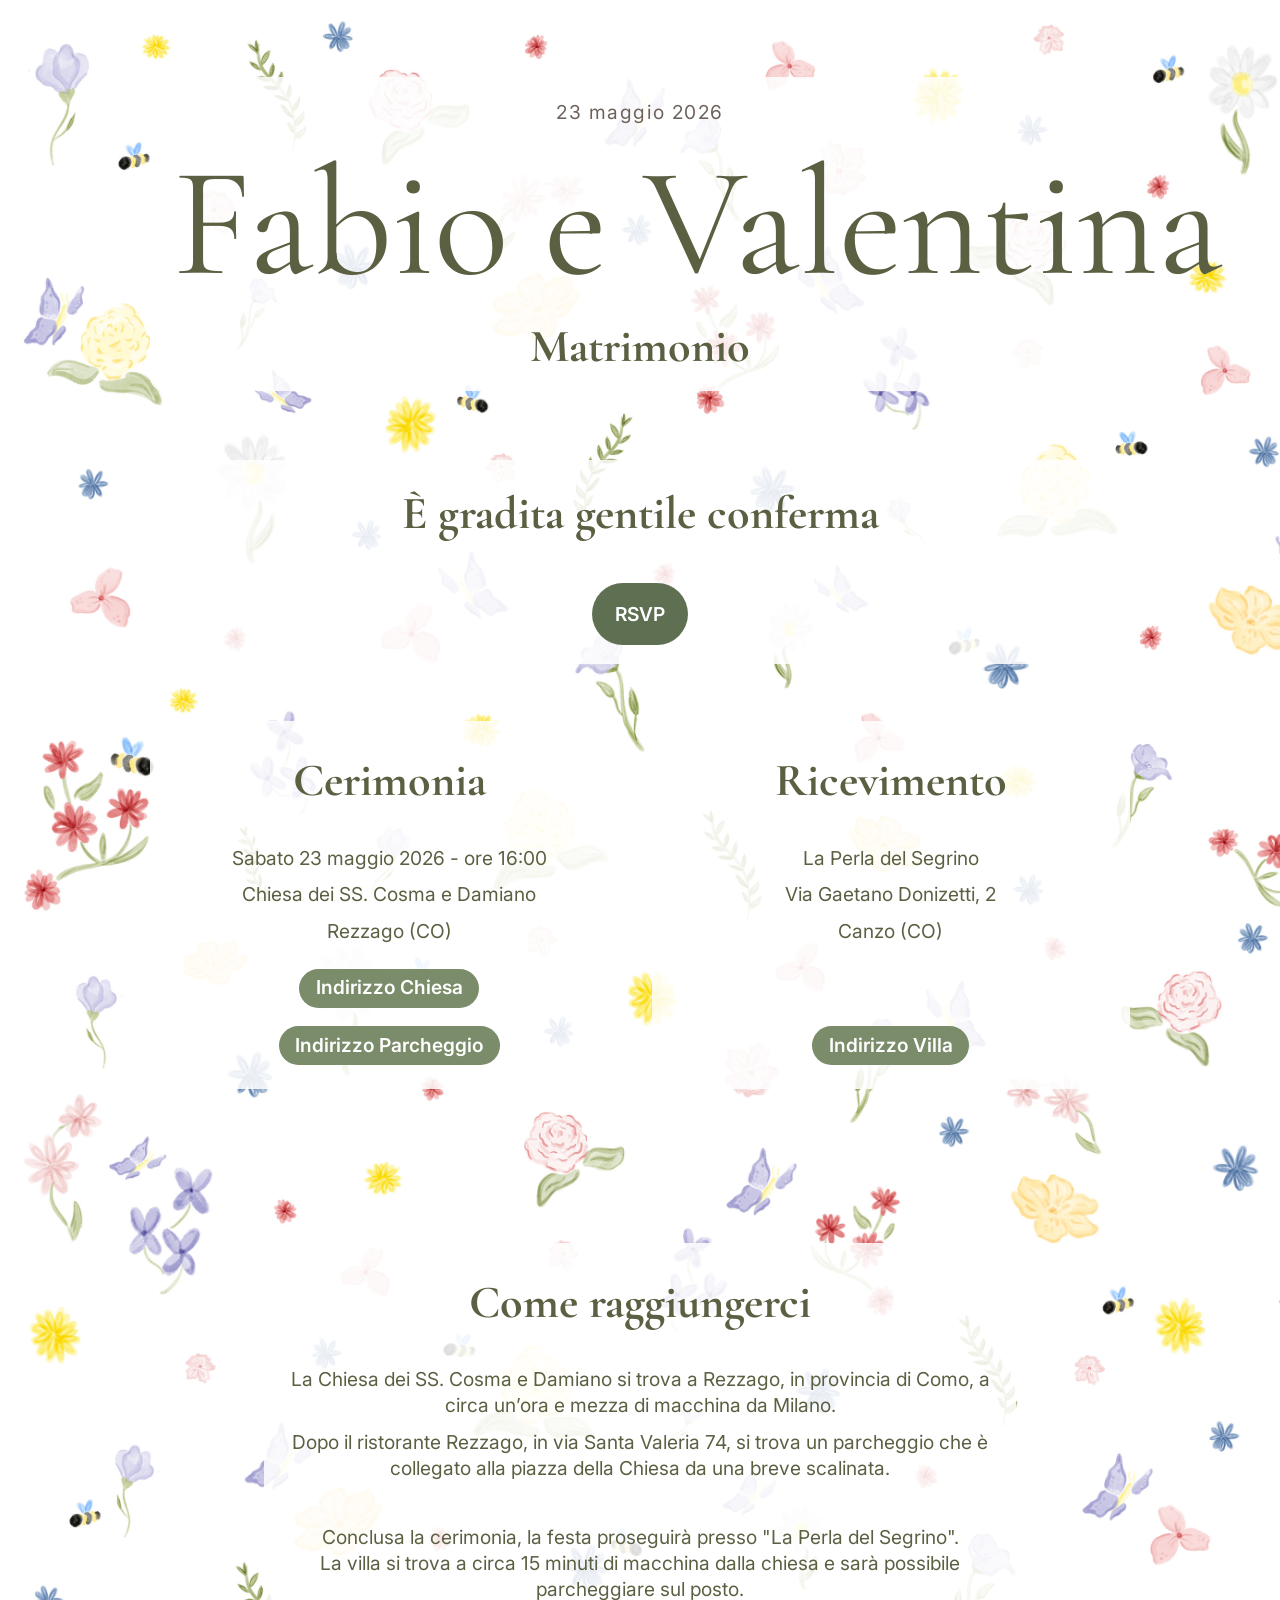
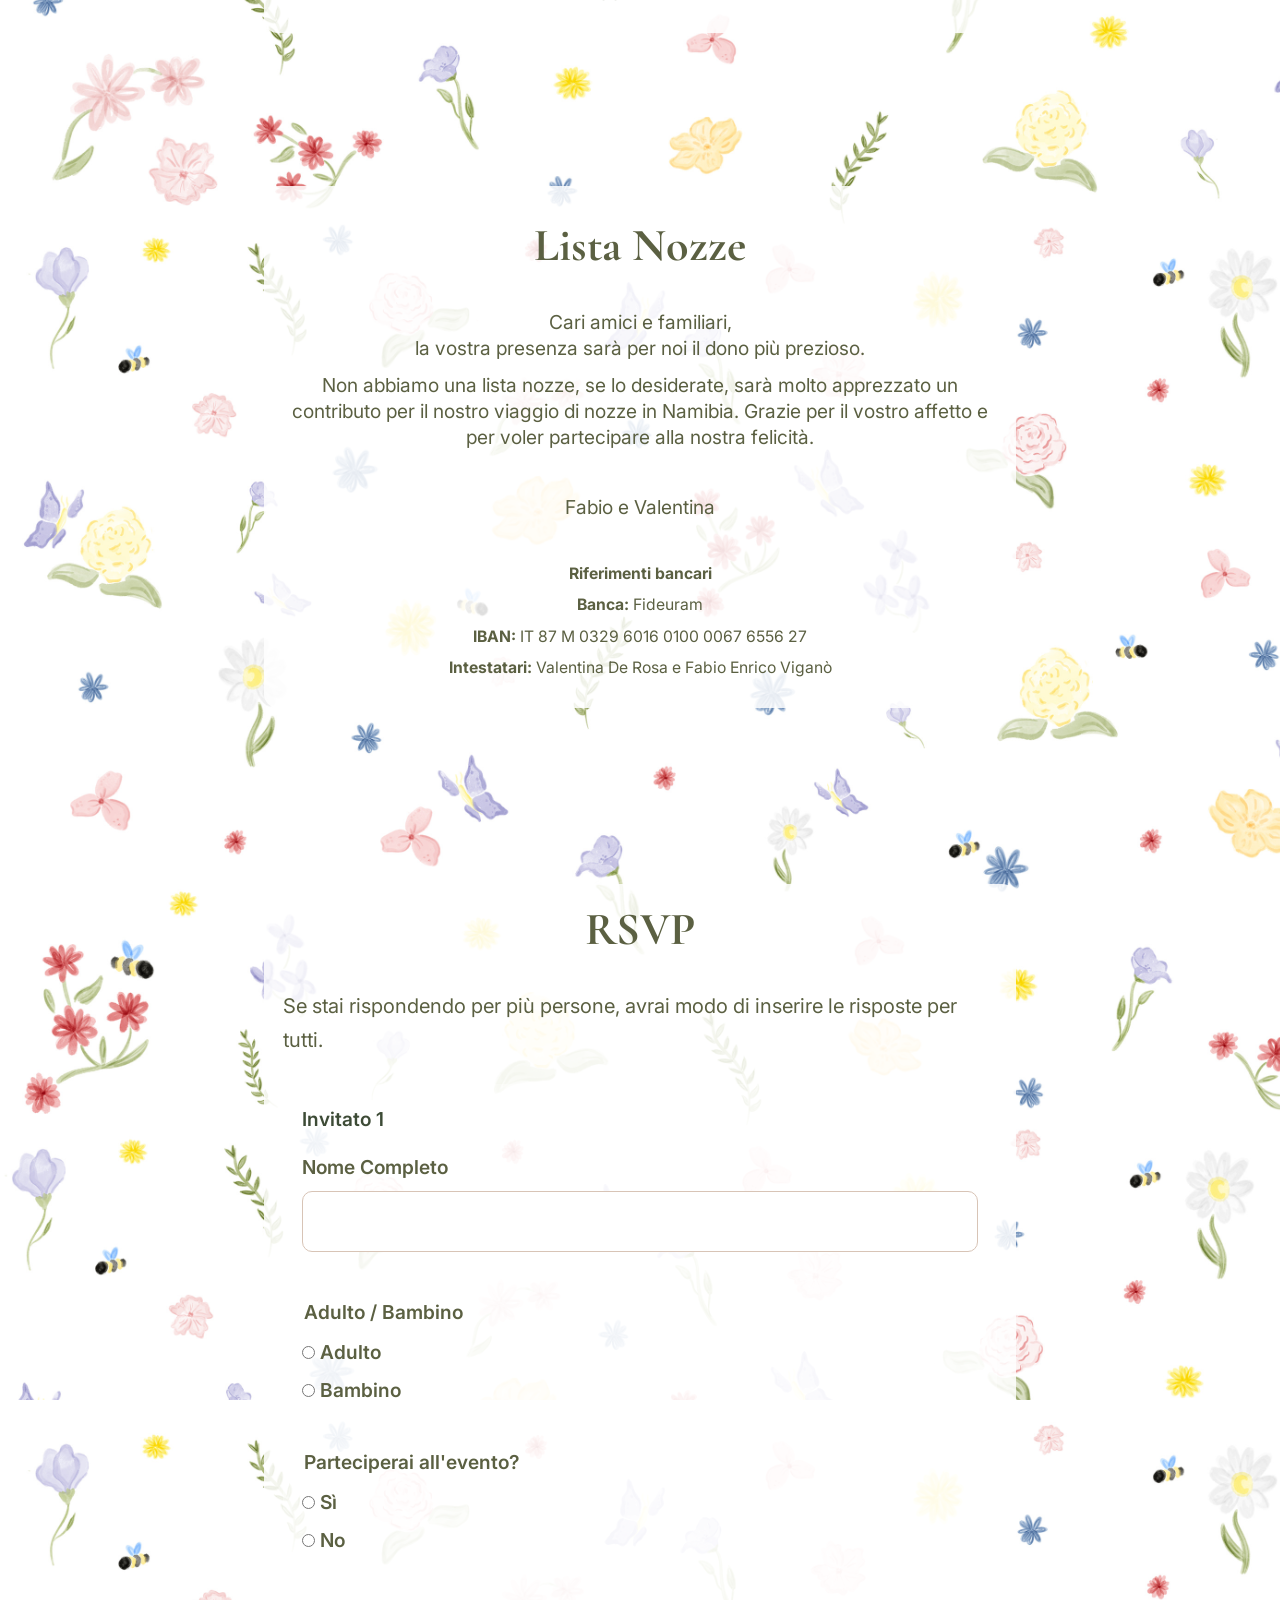
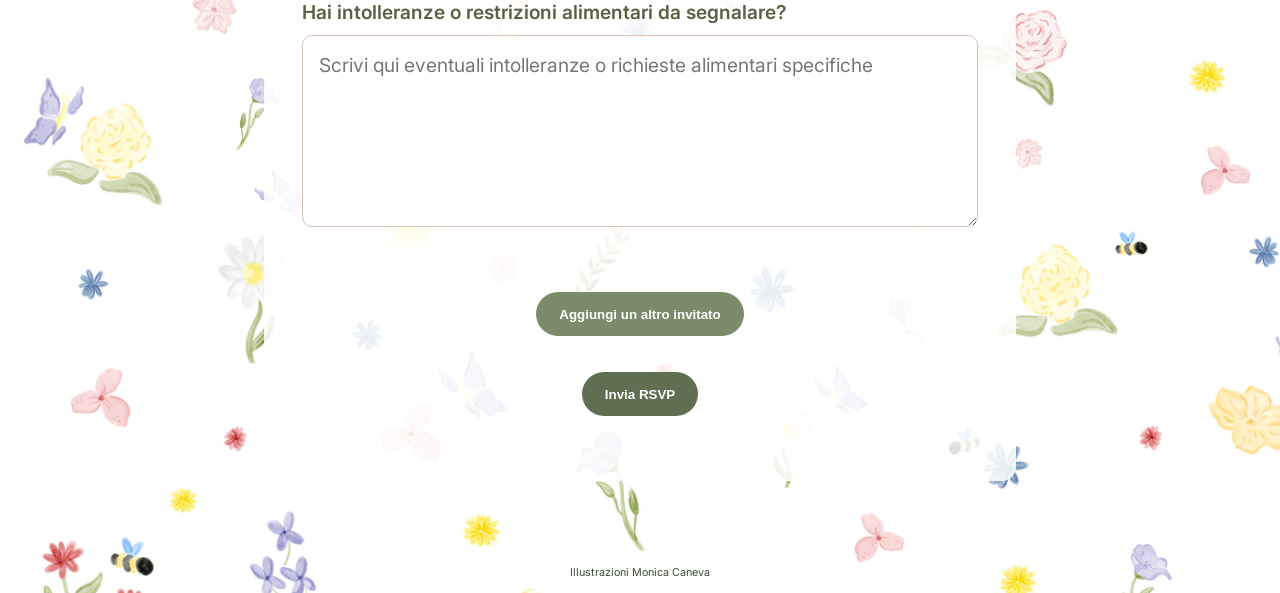
<file: index.html>
<!doctype html>
<html lang="it">
  <head>
    <meta charset="UTF-8" />
    <meta name="viewport" content="width=device-width, initial-scale=1.0" />
    <meta name="format-detection" content="telephone=no" />
    <meta
      name="description"
      content="Landing page matrimonio di Fabio e Valentina con dettagli evento e RSVP."
    />
    <title>Fabio & Valentina | Matrimonio</title>
    <link rel="preconnect" href="https://fonts.googleapis.com" />
    <link rel="preconnect" href="https://fonts.gstatic.com" crossorigin />
    <link
      href="https://fonts.googleapis.com/css2?family=Cormorant+Garamond:wght@600;700&family=Inter:wght@400;500;600&display=swap"
      rel="stylesheet"
    />
    <link rel="stylesheet" href="css/style.css" />
  </head>
  <body>
    <main class="page" id="home">
      <section class="hero">
        <div class="content">
          <p class="date">23 maggio 2026</p>
          <p class="couple-name">Fabio e Valentina</p>
          <h2 class="hero-subtitle">Matrimonio</h2>
        </div>
      </section>

      <section class="rsvp home-rsvp-callout" id="rsvp">
        <div class="content">
          <h2>È gradita gentile conferma</h2>
          <a class="button" href="#rsvp-form-section">RSVP</a>
        </div>
      </section>

      <section class="details home-details">
        <div class="grid">
          <article class="card ceremony-card">
            <h2>Cerimonia</h2>
            <p class="ceremony-datetime">Sabato 23 maggio 2026 - ore 16:00</p>
            <p>Chiesa dei SS. Cosma e Damiano</p>
            <p>Rezzago (CO)</p>
            <div class="ceremony-links">
              <a href="https://maps.app.goo.gl/ZwgJhDwqapx5LQtx8" target="_blank" rel="noopener noreferrer">Indirizzo Chiesa</a>
              <a href="https://maps.app.goo.gl/cmECuBKohiMQBJNw7" target="_blank" rel="noopener noreferrer">Indirizzo Parcheggio</a>
            </div>
          </article>
          <article class="card reception-card">
            <h2>Ricevimento</h2>
            <p>La Perla del Segrino</p>
            <p>Via Gaetano Donizetti, 2</p>
            <p>Canzo (CO)</p>
            <div class="reception-links">
              <a href="https://maps.app.goo.gl/N8F8pr9XFEt7oXZA9" target="_blank" rel="noopener noreferrer">Indirizzo Villa</a>
            </div>
          </article>
        </div>
      </section>

      <section class="details">
        <div class="content">
          <article class="card reception-card">
            <h2>Come raggiungerci</h2>
            <p>
              La Chiesa dei SS. Cosma e Damiano si trova a Rezzago, in provincia di Como, a circa un’ora e mezza di macchina da Milano.
            </p>
            <p>
              Dopo il ristorante Rezzago, in via Santa Valeria 74, si trova un parcheggio che è collegato alla piazza della Chiesa da una breve scalinata.
            </p>
            <p class="route-gap">
              Conclusa la cerimonia, la festa proseguirà presso <span style="white-space:nowrap">"La Perla del Segrino"</span>. <br>
              La villa si trova a circa 15 minuti di macchina dalla chiesa e sarà possibile parcheggiare sul posto.
            </p>
          </article>
        </div>
      </section>

      <section class="details">
        <div class="content">
          <article class="card reception-card">
            <h2>Lista Nozze</h2>
            <p>
              Cari amici e familiari,<br />
              la vostra presenza sarà per noi il dono più prezioso.
            </p>
            <p>
              Non abbiamo una lista nozze, se lo desiderate, sarà molto apprezzato un contributo per il nostro viaggio di nozze in Namibia.
              Grazie per il vostro affetto e per voler partecipare alla nostra felicità.
            </p>
            <p class="route-gap">Fabio e Valentina</p>
            <p class="route-gap banking-ref"><strong>Riferimenti bancari</strong></p>
            <p class="banking-ref"><strong>Banca:</strong> Fideuram</p>
            <p class="banking-ref"><strong>IBAN:</strong> IT 87 M 0329 6016 0100 0067 6556 27</p>
            <p class="banking-ref"><strong>Intestatari:</strong> Valentina De Rosa e Fabio Enrico Viganò</p>
          </article>
        </div>
      </section>

      <section class="rsvp" id="rsvp-form-section">
        <div class="content">
          <form class="question-box rsvp-form" id="rsvp-form" action="#" method="post">
            <h2>RSVP</h2>
            <p class="intro">
              Se stai rispondendo per più persone,
              <span class="mobile-break-intro">avrai modo di inserire le risposte per tutti.</span>
            </p>
            <div id="guest-list" class="guest-list">
              <section class="guest-block" data-guest-index="1">
                <p class="guest-title">Invitato 1</p>

                <label for="nome-completo-1">Nome Completo</label>
                <input id="nome-completo-1" name="guests[0][nome-completo]" type="text" required />

                <fieldset class="choice-group">
                  <legend>Adulto / Bambino</legend>
                  <label class="choice-option" for="adulto-1">
                    <input id="adulto-1" name="guests[0][fascia-ospite]" type="radio" value="adulto" />
                    <span>Adulto</span>
                  </label>
                  <label class="choice-option" for="bambino-1">
                    <input id="bambino-1" name="guests[0][fascia-ospite]" type="radio" value="bambino" />
                    <span>Bambino</span>
                  </label>
                </fieldset>

                <fieldset class="choice-group">
                  <legend>Parteciperai all'evento?</legend>
                  <label class="choice-option" for="partecipa-si-1">
                    <input id="partecipa-si-1" name="guests[0][parteciperai]" type="radio" value="si" />
                    <span>Sì</span>
                  </label>
                  <label class="choice-option" for="partecipa-no-1">
                    <input id="partecipa-no-1" name="guests[0][parteciperai]" type="radio" value="no" />
                    <span>No</span>
                  </label>
                </fieldset>

                <label for="intolleranze-1">Hai intolleranze o restrizioni alimentari da segnalare?</label>
                <textarea
                  id="intolleranze-1"
                  name="guests[0][intolleranze]"
                  rows="5"
                  placeholder="Scrivi qui eventuali intolleranze o richieste alimentari specifiche"
                ></textarea>
              </section>
            </div>

            <button class="button button-secondary" id="add-guest-button" type="button">Aggiungi un altro invitato</button>
            <button class="button" type="submit">Invia RSVP</button>
            <p id="rsvp-status" class="form-status" aria-live="polite"></p>

            <div id="rsvp-success" class="success-box" role="status" aria-live="polite" hidden>
              <p class="success-text">RSVP inviato. Grazie!</p>
              <a class="button" href="index.html">Ritorna alla home</a>
            </div>
          </form>
        </div>
      </section>

      <footer class="site-footer">
        <p>
          <a href="https://www.monicanevacv.com" target="_blank" rel="noopener noreferrer">Illustrazioni Monica Caneva</a>
        </p>
      </footer>
    </main>
    <script>
      window.RSVP_ENDPOINT = "https://script.google.com/macros/s/AKfycbzjMvijUjiq8rRu9kfEBf66U6Lr6ds5MesCY8kaa6l6iBhkKy83EJxYsaWq7VzFw7nL/exec";
    </script>
    <script src="js/rsvp.js"></script>
  </body>
</html>
</file>
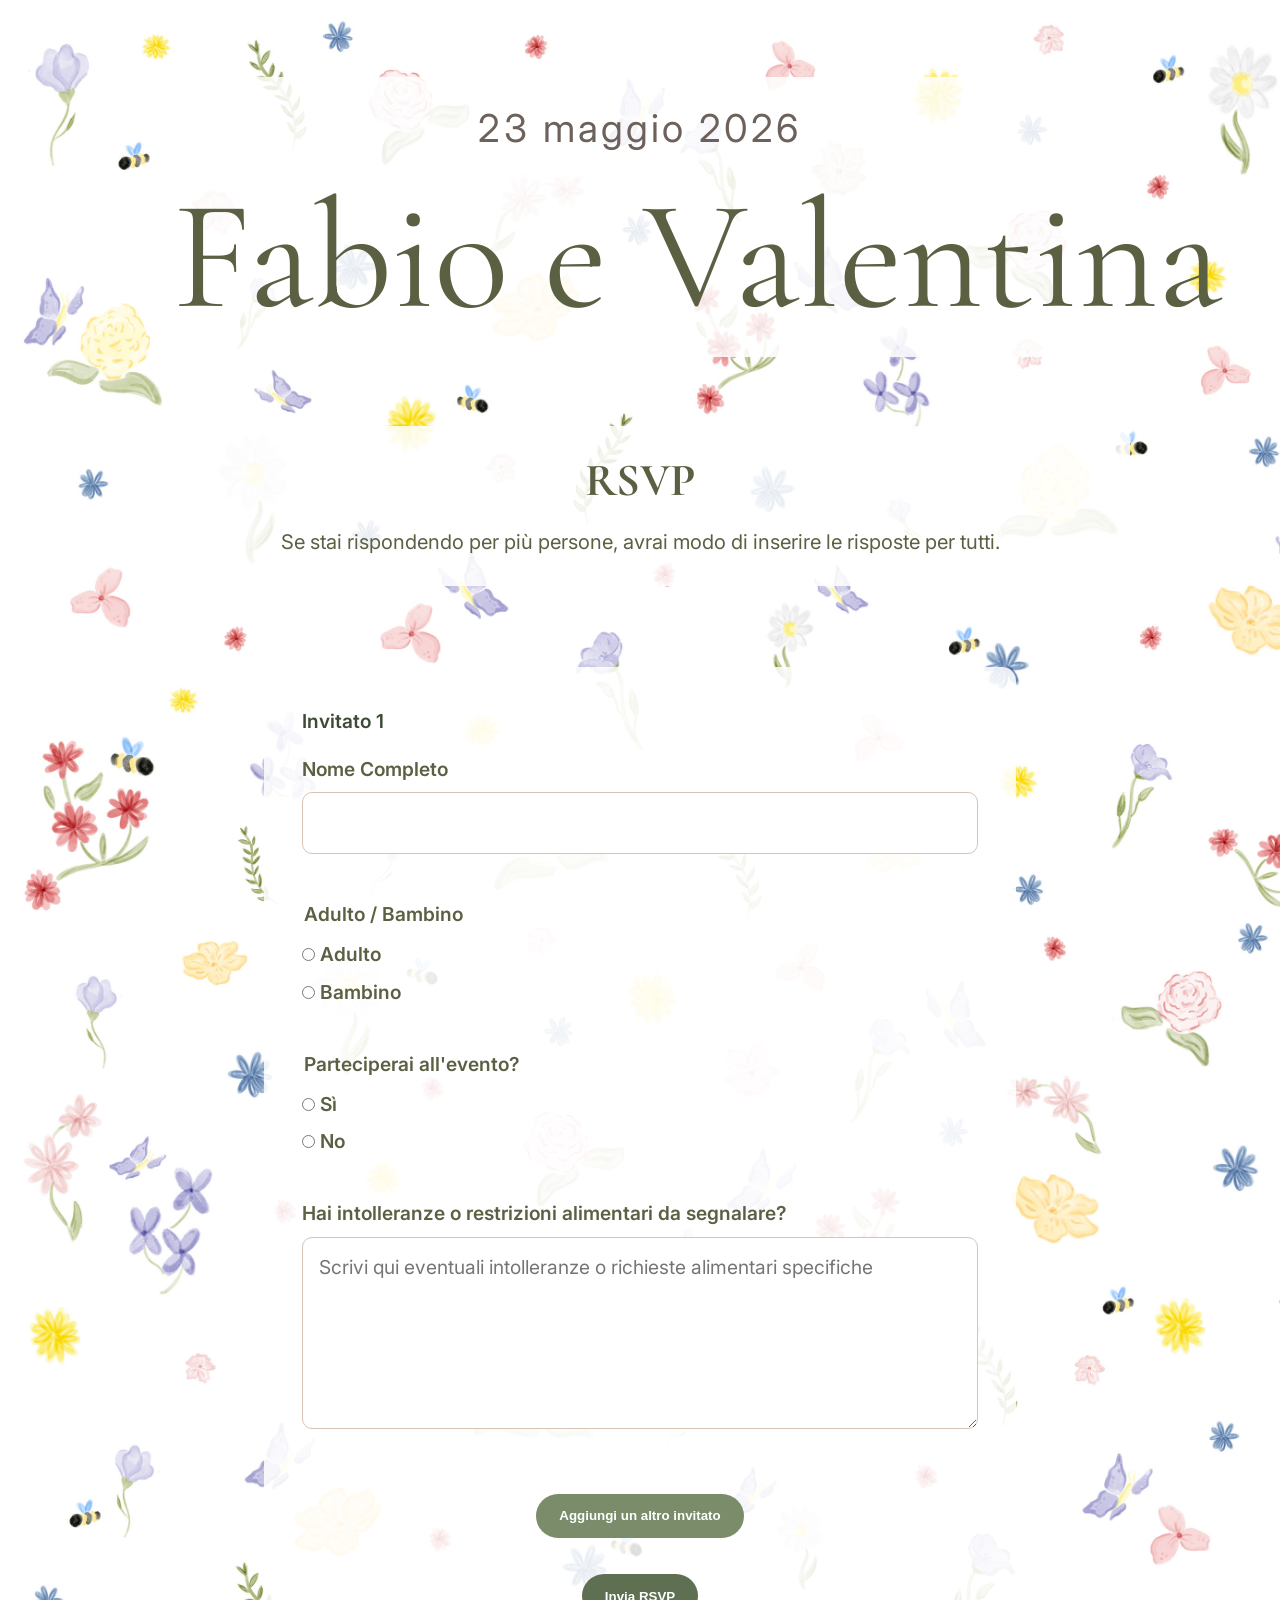
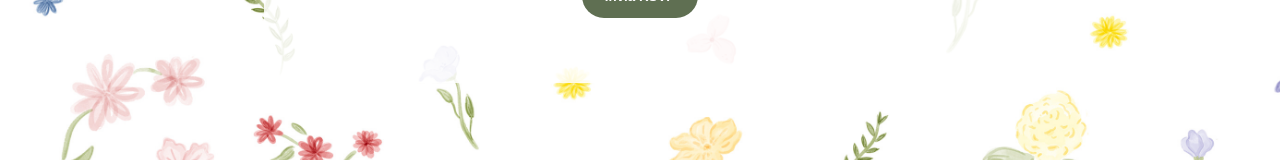
<file: rsvp.html>
<!doctype html>
<html lang="it">
  <head>
    <meta charset="UTF-8" />
    <meta name="viewport" content="width=device-width, initial-scale=1.0" />
    <meta
      name="description"
      content="RSVP matrimonio di Fabio e Valentina."
    />
    <title>RSVP | Fabio & Valentina</title>
    <link rel="preconnect" href="https://fonts.googleapis.com" />
    <link rel="preconnect" href="https://fonts.gstatic.com" crossorigin />
    <link
      href="https://fonts.googleapis.com/css2?family=Cormorant+Garamond:wght@600;700&family=Inter:wght@400;500;600&display=swap"
      rel="stylesheet"
    />
    <link rel="stylesheet" href="css/style.css" />
  </head>
  <body>
    <main class="page">
      <section class="hero">
        <div class="content">
          <a class="hero-header-link" href="index.html" aria-label="Vai alla landing page">
            <p class="date">23 maggio 2026</p>
            <p class="couple-name">Fabio e Valentina</p>
          </a>
        </div>
      </section>

      <section class="rsvp home-rsvp-callout">
        <div class="content">
          <h2>RSVP</h2>
          <p class="intro">
            Se stai rispondendo per più persone,
            <span class="mobile-break-intro">avrai modo di inserire le risposte per tutti.</span>
          </p>
        </div>
      </section>

      <section class="details home-details">
        <div class="content">
          <form class="question-box rsvp-form" id="rsvp-form" action="#" method="post">
            <div id="guest-list" class="guest-list">
              <section class="guest-block" data-guest-index="1">
                <p class="guest-title">Invitato 1</p>

                <label for="nome-completo-1">Nome Completo</label>
                <input id="nome-completo-1" name="guests[0][nome-completo]" type="text" required />

                <fieldset class="choice-group">
                  <legend>Adulto / Bambino</legend>
                  <label class="choice-option" for="adulto-1">
                    <input id="adulto-1" name="guests[0][fascia-ospite]" type="radio" value="adulto" />
                    <span>Adulto</span>
                  </label>
                  <label class="choice-option" for="bambino-1">
                    <input id="bambino-1" name="guests[0][fascia-ospite]" type="radio" value="bambino" />
                    <span>Bambino</span>
                  </label>
                </fieldset>

                <fieldset class="choice-group">
                  <legend>Parteciperai all'evento?</legend>
                  <label class="choice-option" for="partecipa-si-1">
                    <input id="partecipa-si-1" name="guests[0][parteciperai]" type="radio" value="si" />
                    <span>Sì</span>
                  </label>
                  <label class="choice-option" for="partecipa-no-1">
                    <input id="partecipa-no-1" name="guests[0][parteciperai]" type="radio" value="no" />
                    <span>No</span>
                  </label>
                </fieldset>

                <label for="intolleranze-1">Hai intolleranze o restrizioni alimentari da segnalare?</label>
                <textarea
                  id="intolleranze-1"
                  name="guests[0][intolleranze]"
                  rows="5"
                  placeholder="Scrivi qui eventuali intolleranze o richieste alimentari specifiche"
                ></textarea>
              </section>
            </div>

            <button class="button button-secondary" id="add-guest-button" type="button">Aggiungi un altro invitato</button>
            <button class="button" type="submit">Invia RSVP</button>
            <p id="rsvp-status" class="form-status" aria-live="polite"></p>

            <div id="rsvp-success" class="success-box" role="status" aria-live="polite" hidden>
              <p class="success-text">RSVP inviato. Grazie!</p>
              <a class="button" href="index.html">Ritorna alla home</a>
            </div>
          </form>
        </div>
      </section>
    </main>
    <script>
      window.RSVP_ENDPOINT = "https://script.google.com/macros/s/AKfycbzjMvijUjiq8rRu9kfEBf66U6Lr6ds5MesCY8kaa6l6iBhkKy83EJxYsaWq7VzFw7nL/exec";
    </script>
    <script src="js/rsvp.js"></script>
  </body>
</html>
</file>
<file: css/style.css>
:root {
  --accent-green: #5f6f52;
  --accent-green-light: #7a8c6a;
  --accent-green-dark: #3d4b36;
}

* {
  box-sizing: border-box;
}

img,
video,
iframe {
  max-width: 100%;
  height: auto;
}

html,
body {
  margin: 0;
  padding: 0;
}

html {
  font-size: 120%;
}

body {
  font-family: "Inter", sans-serif;
  color: #5b6042;
  line-height: 1.7;
  background-color: #fffaf7;
  background-image: url("../assets/images/pattern.jpg");
  background-repeat: repeat;
  background-size: 3000px 3000px;
  background-position: top left;
  overflow-x: hidden;
}

.page {
  min-height: 100vh;
  width: 100%;
  display: flex;
  flex-direction: column;
  align-items: center;
}

.hero,
.details,
.rsvp {
  width: 100%;
  padding: clamp(2rem, 6vw, 4rem) clamp(1rem, 3.5vw, 1.6rem);
}

.content {
  width: min(760px, 100%);
  margin: 0 auto;
  text-align: center;
  padding-inline: 0.2rem;
}

.hero .content,
.home-rsvp-callout .content {
  width: min(980px, 100%);
  margin-left: auto;
  margin-right: auto;
  text-align: center;
  background: rgba(255, 255, 255, 0.86);
  border-radius: 14px;
  padding: 1rem 1.2rem;
}

.date {
  margin: 0;
  font-size: 1em;
  letter-spacing: 0.08em;
  text-transform: none;
  color: #6d625b;
  width: 100%;
  text-align: center;
}

.couple-name {
  margin: 0.7rem 0 0;
  font-family: "Cormorant Garamond", serif;
  font-size: clamp(3.9rem, 17.3vw, 8.1rem);
  line-height: 1.05;
  display: inline-block;
  width: auto;
  text-align: center;
  white-space: normal;
  overflow-wrap: anywhere;
}

.hero-subtitle {
  margin: 0.8rem 0 0;
}

h1,
h2,
h3 {
  font-family: "Cormorant Garamond", serif;
  margin: 0.5rem 0 1rem;
  line-height: 1.1;
}

h1 {
  font-size: clamp(2.6rem, 8vw, 5rem);
}

.rsvp-title {
  font-size: clamp(2.2rem, 10.4vw, 4.8rem);
  white-space: normal;
  text-wrap: balance;
  width: 100%;
  text-align: center;
  margin-left: auto;
  margin-right: auto;
}

.home-title {
  font-size: clamp(2.2rem, 10.8vw, 8.4rem);
  white-space: normal;
  text-wrap: balance;
  width: 100%;
  text-align: center;
  margin-left: auto;
  margin-right: auto;
}

h2 {
  font-size: clamp(1.8rem, 4.8vw, 2.4rem);
}

.place,
.intro {
  margin: 0.4rem 0;
  font-size: 1.05rem;
}

.mobile-break-intro {
  display: inline;
}

.button {
  display: inline-block;
  margin-top: 1.3rem;
  padding: 0.75rem 1.2rem;
  border-radius: 999px;
  text-decoration: none;
  font-weight: 600;
  color: #ffffff;
  background: var(--accent-green);
  text-align: center;
}

.grid {
  width: min(980px, 100%);
  margin: 0 auto;
  display: grid;
  grid-template-columns: repeat(2, minmax(0, 1fr));
  gap: clamp(0.8rem, 2vw, 1.2rem);
}

.home-details {
  padding-top: 1.2rem;
}

.home-rsvp-callout {
  margin-top: -0.6rem;
  padding-top: 0.2rem;
  padding-bottom: 1.8rem;
}

.card {
  background: rgba(255, 255, 255, 0.86);
  border: none;
  border-radius: 14px;
  padding: 1.25rem;
}

.question-box {
  width: min(520px, 100%);
  margin: 1.2rem auto 0;
  padding: 1rem;
  border: none;
  border-radius: 14px;
  background: rgba(255, 255, 255, 0.86);
  text-align: left;
}

.question-box label {
  display: block;
  margin-bottom: 0.45rem;
  font-weight: 600;
  line-height: 1.5;
}

.question-box input,
.question-box textarea {
  width: 100%;
  padding: 0.7rem 0.8rem;
  border: 1px solid #d8c4b6;
  border-radius: 10px;
  font: inherit;
  color: inherit;
  background: #ffffff;
}

.rsvp-form > input {
  margin-bottom: 1.6rem;
}

.guest-block > input {
  margin-bottom: 2.4rem;
}

.rsvp-form {
  display: grid;
  gap: 1rem;
  width: 100%;
}

.rsvp-form h2 {
  margin: 0 0 0.4rem;
  text-align: center;
}

.rsvp-form > .button {
  justify-self: center;
}

.guest-list {
  display: grid;
  gap: 1rem;
  width: 100%;
}

.guest-block {
  padding: 1rem;
  border: none;
  border-radius: 12px;
  background: rgba(255, 255, 255, 0.34);
}

.guest-title {
  margin: 0 0 0.9rem;
  font-weight: 600;
  color: var(--accent-green-dark);
}

.question-box textarea {
  resize: vertical;
  min-height: 120px;
}

.choice-group {
  margin: 0;
  padding: 0;
  border: 0;
}

.guest-block .choice-group + .choice-group {
  margin-top: 1.8rem;
}

.guest-block label[for^="intolleranze-"] {
  margin-top: 1.8rem;
}

.choice-group legend {
  margin-bottom: 0.6rem;
  font-weight: 600;
  line-height: 1.5;
}

.choice-option {
  display: flex;
  align-items: center;
  gap: 0.6rem;
  margin-bottom: 0.5rem;
  line-height: 1.6;
}

.choice-option input {
  width: auto;
  margin: 0;
}

.question-box .button {
  margin-top: 0.9rem;
  border: 0;
  cursor: pointer;
}

.button-secondary {
  background: var(--accent-green-light);
}

.form-status {
  min-height: 1.2rem;
  margin: 0.2rem 0 0;
  font-size: 0.95rem;
  color: var(--accent-green-dark);
}

.success-box {
  margin-top: 1rem;
  padding: 1.2rem;
  border: none;
  border-radius: 14px;
  background: rgba(255, 255, 255, 0.96);
  text-align: center;
}

.success-text {
  margin: 0;
  font-size: 1.35rem;
  font-weight: 700;
  color: var(--accent-green-dark);
}

.success-box .button {
  margin-top: 1rem;
}

.ceremony-card {
  text-align: center;
  display: flex;
  flex-direction: column;
  align-items: center;
  height: 100%;
}

.reception-card {
  text-align: center;
  display: flex;
  flex-direction: column;
  align-items: center;
  height: 100%;
}

.ceremony-card h2,
.reception-card h2 {
  margin-bottom: 1.8rem;
}

.ceremony-card p,
.reception-card p,
.ceremony-card a,
.reception-card a {
  line-height: 1.35;
}

.ceremony-card p,
.reception-card p {
  margin: 0.28rem 0;
}

.ceremony-datetime {
  white-space: nowrap;
}

.reception-card p.route-gap {
  margin-top: 2rem;
}

.reception-card .banking-ref {
  font-size: 0.82em;
  line-height: 1.3;
}

.reception-card .banking-ref a[href^="tel:"] {
  color: inherit;
  text-decoration: none;
  pointer-events: none;
}

.ceremony-card a,
.reception-card a {
  display: inline-block;
  margin-top: 0.95rem;
  padding: 0.35rem 0.85rem;
  border-radius: 999px;
  text-decoration: none;
  font-weight: 600;
  color: #ffffff;
  background: var(--accent-green-light);
}

.ceremony-links {
  display: flex;
  flex-direction: column;
  align-items: center;
  width: 100%;
  margin-top: auto;
}

.reception-links {
  display: flex;
  flex-direction: column;
  align-items: center;
  width: 100%;
  margin-top: auto;
}

a {
  color: var(--accent-green-dark);
}

.site-footer {
  width: 100%;
  padding: 0.45rem 0.8rem 0.7rem;
  text-align: center;
}

.site-footer p {
  margin: 0;
  font-size: 0.56em;
  line-height: 1.2;
}

.site-footer a {
  text-decoration: none;
}

.hero-home-link {
  color: inherit;
  text-decoration: none;
  display: block;
  width: 100%;
  margin-left: auto;
  margin-right: auto;
  text-align: center;
}

.hero-header-link {
  display: block;
  width: 100%;
  color: inherit;
  text-decoration: none;
}

.hero-header-link .date {
  font-size: 2em;
  margin: 0;
}

.hero-header-link .couple-name {
  margin: 0.7rem 0 0;
  font-family: "Cormorant Garamond", serif;
  font-size: clamp(3.9rem, 17.3vw, 8.1rem);
  line-height: 1.05;
  display: inline-block;
  width: auto;
  text-align: center;
}

@media (max-width: 760px) {
  .mobile-break-intro {
    display: block;
  }

  .date {
    font-size: clamp(0.7rem, 3.5vw, 1rem);
  }

  .couple-name {
    margin-top: 1rem;
    font-size: clamp(2rem, 10vw, 3.2rem);
    line-height: 1.08;
  }

  .hero-header-link .date {
    font-size: clamp(1.4rem, 7vw, 2rem);
  }

  .hero-header-link .couple-name {
    font-size: clamp(2rem, 10vw, 3.2rem);
    line-height: 1.08;
  }

  .home-title,
  .rsvp-title {
    font-size: clamp(1.9rem, 9vw, 3rem);
  }

  .grid {
    grid-template-columns: 1fr;
  }

  .hero,
  .details,
  .rsvp {
    padding: 1.6rem 0.9rem;
  }

  .question-box {
    width: 100%;
    padding: 0.9rem;
  }

  .button {
    width: 100%;
    max-width: 320px;
    margin-left: auto;
    margin-right: auto;
  }

  .home-rsvp-callout {
    margin-top: 0;
    padding-top: 0.48rem;
    padding-bottom: 0.96rem;
  }

  .ceremony-links,
  .reception-links {
    margin-top: 0.95rem;
  }

  .home-rsvp-callout h2 {
    font-size: clamp(1.1rem, 3.2vw, 1.5rem);
  }

  .hero-subtitle {
    font-size: clamp(1.45rem, 3.8vw, 1.92rem);
  }

  .home-rsvp-callout .button {
    font-size: 0.8em;
    padding: 0.6rem 0.95rem;
  }
}

@media (max-width: 480px) {
  .content {
    width: 100%;
  }

  .question-box {
    padding: 0.8rem;
  }

  .guest-block {
    padding: 0.8rem;
  }
}

@media (min-width: 761px) and (max-width: 1024px) {
  .hero,
  .details,
  .rsvp {
    padding: 2.4rem 1.2rem;
  }

  .date {
    font-size: clamp(0.8rem, 2.1vw, 1.1rem);
  }

  .couple-name {
    font-size: clamp(3rem, 8vw, 5.2rem);
    line-height: 1.08;
  }

  .hero-header-link .date {
    font-size: clamp(1.6rem, 4.2vw, 2.2rem);
  }

  .hero-header-link .couple-name {
    font-size: clamp(3rem, 8vw, 5.2rem);
    line-height: 1.08;
  }

  .home-rsvp-callout {
    margin-top: 0;
    padding-top: 0.7rem;
    padding-bottom: 1.4rem;
  }

  .grid {
    gap: 0.9rem;
  }

  .question-box {
    width: min(640px, 100%);
  }
}

@media (min-width: 1024px) {
  .home-title,
  .rsvp-title,
  .couple-name {
    white-space: nowrap;
  }
}
</file>
